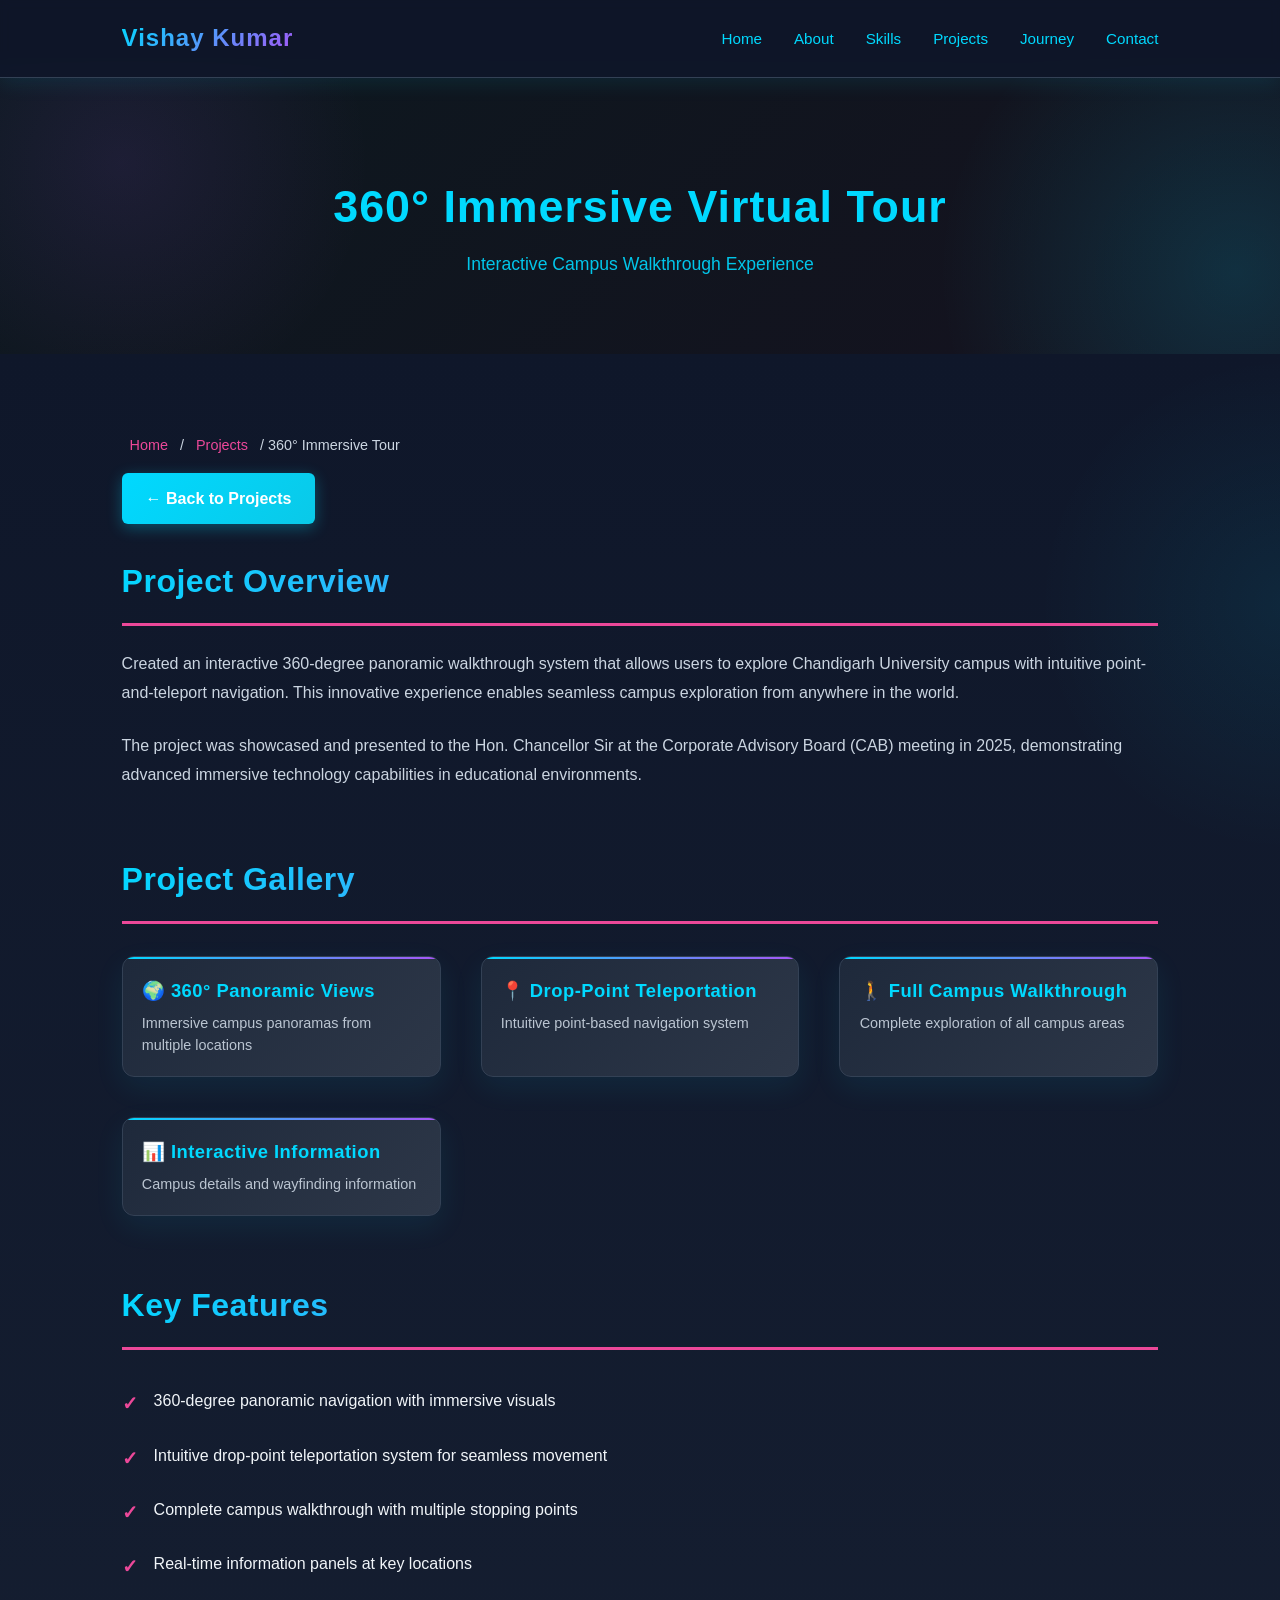
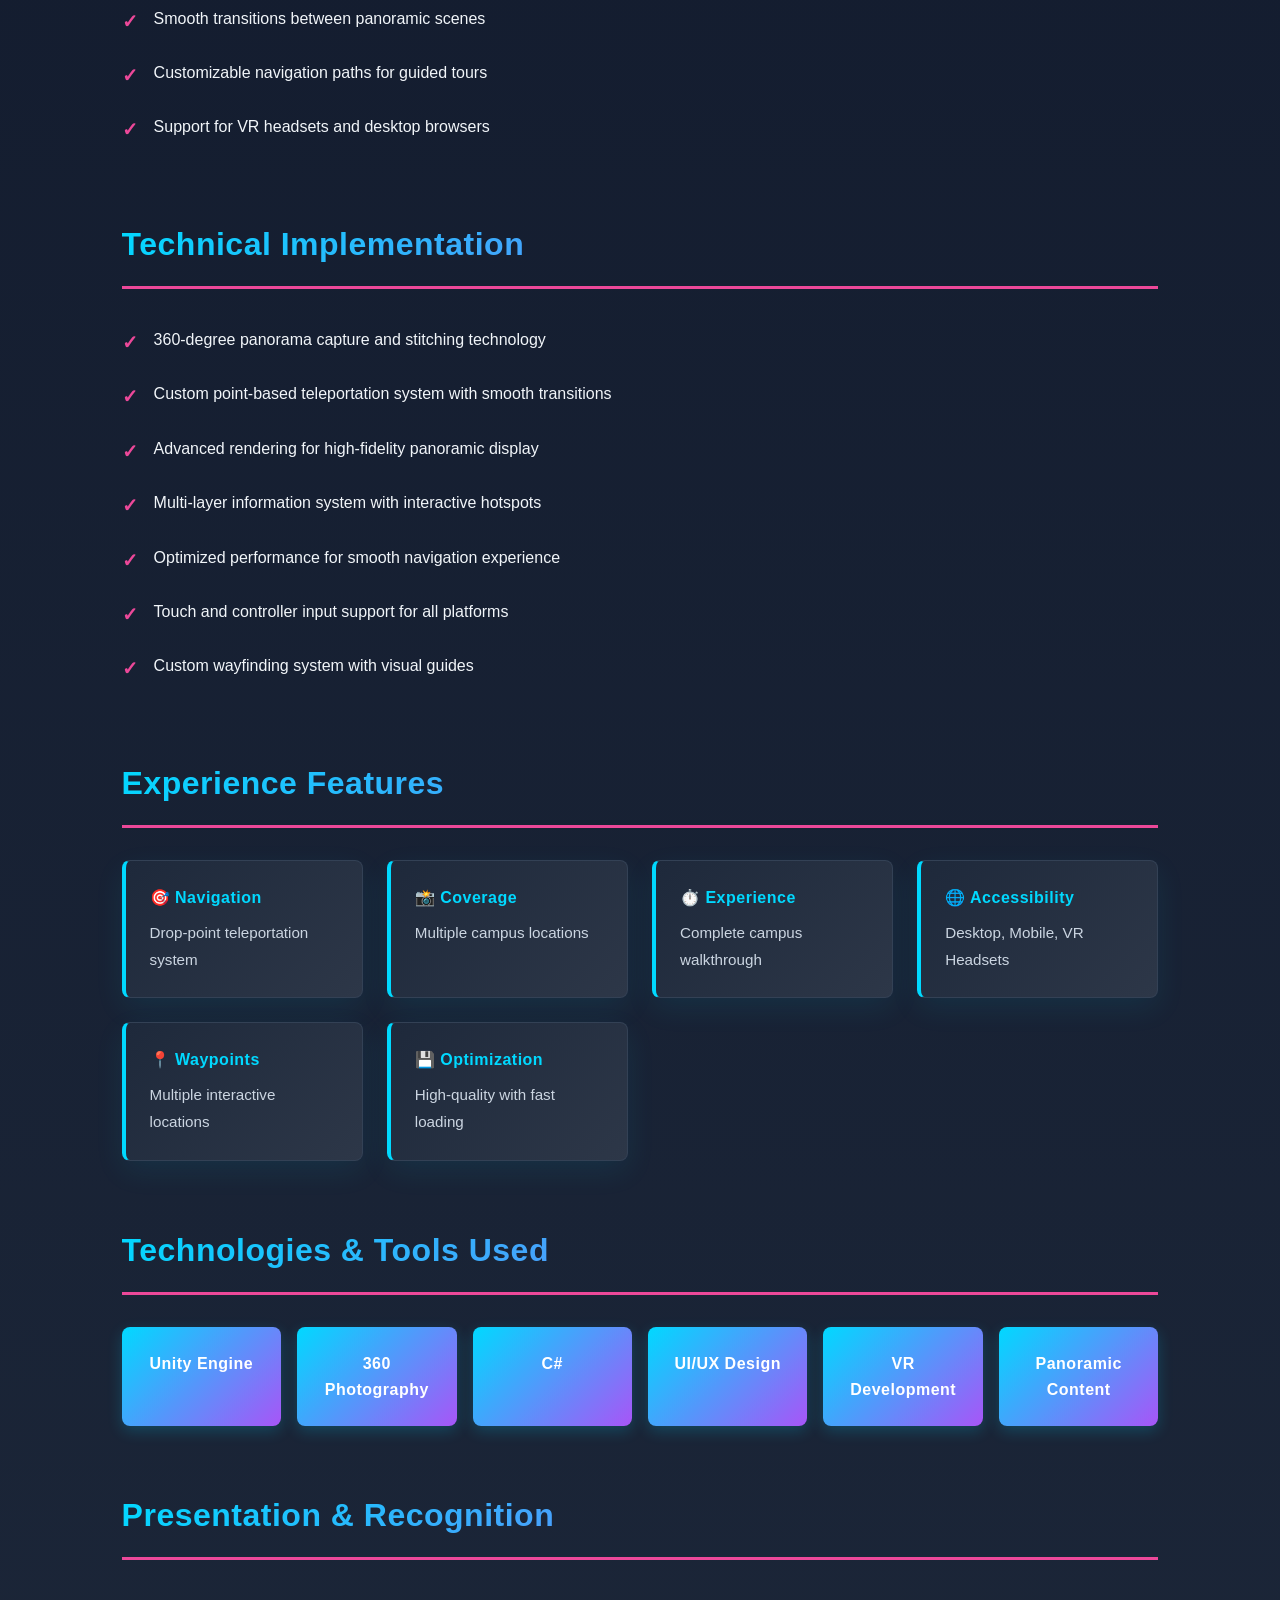
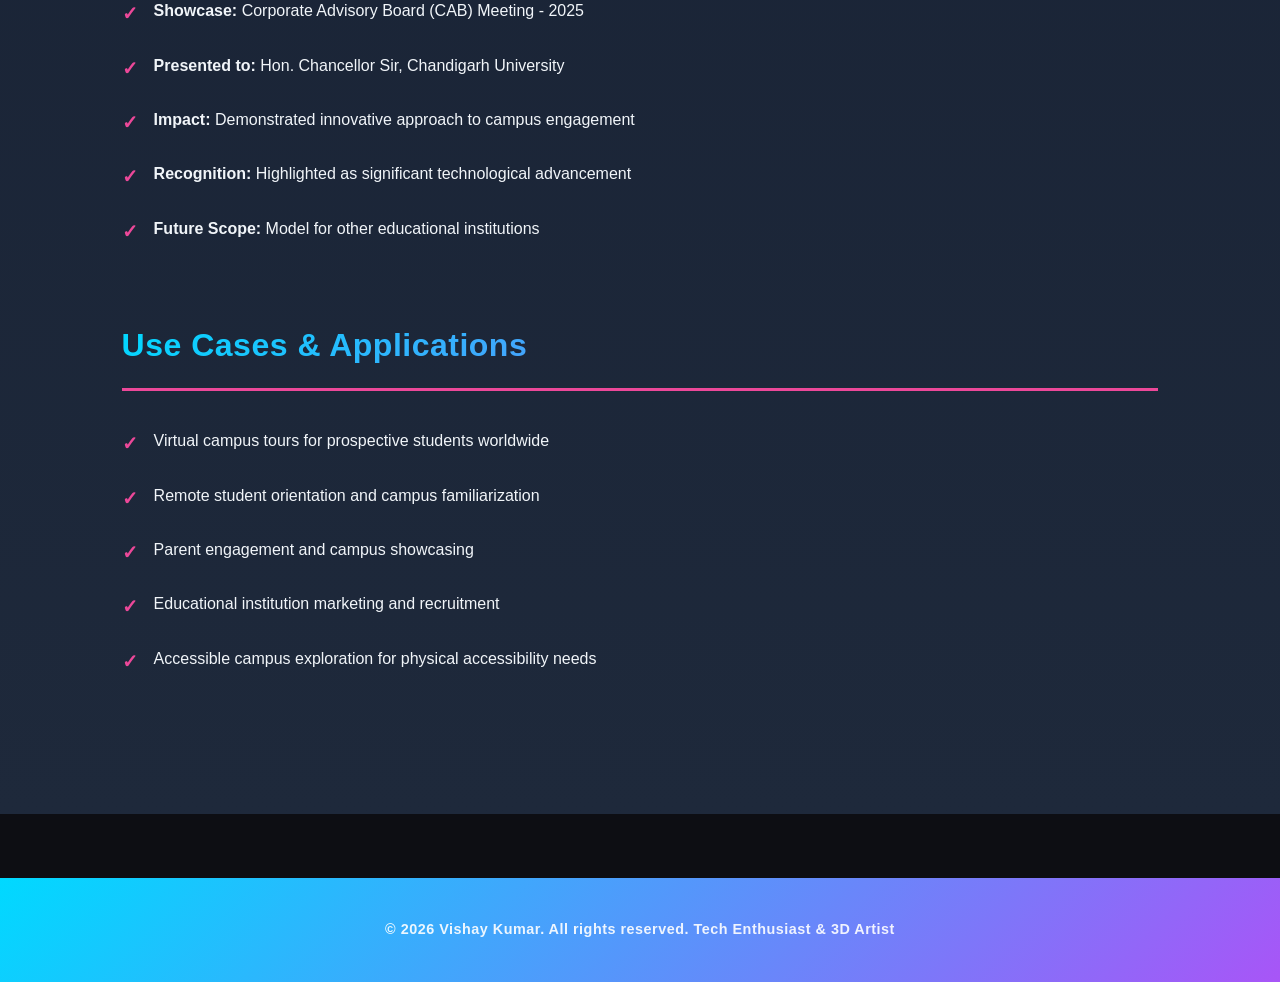
<file: project-immersive-tour.html>
<!DOCTYPE html>
<html lang="en">
<head>
    <meta charset="UTF-8">
    <meta name="viewport" content="width=device-width, initial-scale=1.0">
    <title>360° Immersive Virtual Tour Project - Vishay Kumar</title>
    <link href="https://fonts.googleapis.com/css2?family=Playfair+Display:wght@600;700;900&family=Inter:wght@400;500;600&display=swap" rel="stylesheet">
    <link rel="stylesheet" href="project-styles.css">
</head>
<body>
    <!-- Navigation -->
    <nav>
        <div class="container">
            <a href="index.html" style="text-decoration: none; color: inherit;">
                <div class="logo">Vishay Kumar</div>
            </a>
            <div class="menu-toggle" id="menuToggle">
                <span></span>
                <span></span>
                <span></span>
            </div>
            <ul id="navMenu">
                <li><a href="index.html#home">Home</a></li>
                <li><a href="index.html#about">About</a></li>
                <li><a href="index.html#skills">Skills</a></li>
                <li><a href="index.html#projects">Projects</a></li>
                <li><a href="index.html#journey">Journey</a></li>
                <li><a href="index.html#contact">Contact</a></li>
            </ul>
        </div>
    </nav>
    <canvas id="matrixCanvas"></canvas>

    <!-- Project Hero -->
    <section class="project-hero">
        <div class="container">
            <h1>360° Immersive Virtual Tour</h1>
            <p>Interactive Campus Walkthrough Experience</p>
        </div>
    </section>

    <!-- Project Content -->
    <section class="project-content">
        <div class="container">
            <div class="breadcrumb">
                <a href="index.html">Home</a> / <a href="index.html#projects">Projects</a> / 360° Immersive Tour
            </div>
            <a href="index.html#projects" class="back-button">← Back to Projects</a>

            <div class="project-section">
                <h2>Project Overview</h2>
                <p>Created an interactive 360-degree panoramic walkthrough system that allows users to explore Chandigarh University campus with intuitive point-and-teleport navigation. This innovative experience enables seamless campus exploration from anywhere in the world.</p>
                <p>The project was showcased and presented to the Hon. Chancellor Sir at the Corporate Advisory Board (CAB) meeting in 2025, demonstrating advanced immersive technology capabilities in educational environments.</p>
            </div>

            <div class="project-section">
                <h2>Project Gallery</h2>
                <div class="gallery">
                    <div class="gallery-item">
                        <div class="title">🌍 360° Panoramic Views</div>
                        <div class="description">Immersive campus panoramas from multiple locations</div>
                    </div>
                    <div class="gallery-item">
                        <div class="title">📍 Drop-Point Teleportation</div>
                        <div class="description">Intuitive point-based navigation system</div>
                    </div>
                    <div class="gallery-item">
                        <div class="title">🚶 Full Campus Walkthrough</div>
                        <div class="description">Complete exploration of all campus areas</div>
                    </div>
                    <div class="gallery-item">
                        <div class="title">📊 Interactive Information</div>
                        <div class="description">Campus details and wayfinding information</div>
                    </div>
                </div>
            </div>

            <div class="project-section">
                <h2>Key Features</h2>
                <ul>
                    <li>360-degree panoramic navigation with immersive visuals</li>
                    <li>Intuitive drop-point teleportation system for seamless movement</li>
                    <li>Complete campus walkthrough with multiple stopping points</li>
                    <li>Real-time information panels at key locations</li>
                    <li>Smooth transitions between panoramic scenes</li>
                    <li>Customizable navigation paths for guided tours</li>
                    <li>Support for VR headsets and desktop browsers</li>
                </ul>
            </div>

            <div class="project-section">
                <h2>Technical Implementation</h2>
                <ul>
                    <li>360-degree panorama capture and stitching technology</li>
                    <li>Custom point-based teleportation system with smooth transitions</li>
                    <li>Advanced rendering for high-fidelity panoramic display</li>
                    <li>Multi-layer information system with interactive hotspots</li>
                    <li>Optimized performance for smooth navigation experience</li>
                    <li>Touch and controller input support for all platforms</li>
                    <li>Custom wayfinding system with visual guides</li>
                </ul>
            </div>

            <div class="project-section">
                <h2>Experience Features</h2>
                <div class="specs-grid">
                    <div class="spec-card">
                        <h4>🎯 Navigation</h4>
                        <p>Drop-point teleportation system</p>
                    </div>
                    <div class="spec-card">
                        <h4>📸 Coverage</h4>
                        <p>Multiple campus locations</p>
                    </div>
                    <div class="spec-card">
                        <h4>⏱️ Experience</h4>
                        <p>Complete campus walkthrough</p>
                    </div>
                    <div class="spec-card">
                        <h4>🌐 Accessibility</h4>
                        <p>Desktop, Mobile, VR Headsets</p>
                    </div>
                    <div class="spec-card">
                        <h4>📍 Waypoints</h4>
                        <p>Multiple interactive locations</p>
                    </div>
                    <div class="spec-card">
                        <h4>💾 Optimization</h4>
                        <p>High-quality with fast loading</p>
                    </div>
                </div>
            </div>

            <div class="project-section">
                <h2>Technologies & Tools Used</h2>
                <div class="tech-stack">
                    <div class="tech-item">Unity Engine</div>
                    <div class="tech-item">360 Photography</div>
                    <div class="tech-item">C#</div>
                    <div class="tech-item">UI/UX Design</div>
                    <div class="tech-item">VR Development</div>
                    <div class="tech-item">Panoramic Content</div>
                </div>
            </div>

            <div class="project-section">
                <h2>Presentation & Recognition</h2>
                <ul>
                    <li><strong>Showcase:</strong> Corporate Advisory Board (CAB) Meeting - 2025</li>
                    <li><strong>Presented to:</strong> Hon. Chancellor Sir, Chandigarh University</li>
                    <li><strong>Impact:</strong> Demonstrated innovative approach to campus engagement</li>
                    <li><strong>Recognition:</strong> Highlighted as significant technological advancement</li>
                    <li><strong>Future Scope:</strong> Model for other educational institutions</li>
                </ul>
            </div>

            <div class="project-section">
                <h2>Use Cases & Applications</h2>
                <ul>
                    <li>Virtual campus tours for prospective students worldwide</li>
                    <li>Remote student orientation and campus familiarization</li>
                    <li>Parent engagement and campus showcasing</li>
                    <li>Educational institution marketing and recruitment</li>
                    <li>Accessible campus exploration for physical accessibility needs</li>
                </ul>
            </div>
        </div>
    </section>

    <!-- Footer -->
    <footer>
        <p>&copy; 2026 Vishay Kumar. All rights reserved. Tech Enthusiast & 3D Artist</p>
    </footer>

    <script>
        // Mobile menu toggle
        const menuToggle = document.getElementById('menuToggle');
        const navMenu = document.getElementById('navMenu');

        menuToggle.addEventListener('click', () => {
            navMenu.classList.toggle('active');
        });

        // Close menu when clicking on a link
        document.querySelectorAll('nav a').forEach(link => {
            link.addEventListener('click', () => {
                navMenu.classList.remove('active');
            });
        });
    </script>
    <script>
        // matrix rain
        const canvas = document.getElementById('matrixCanvas');
        const ctx = canvas.getContext('2d');
        canvas.width = window.innerWidth;
        canvas.height = window.innerHeight;
        const cols = canvas.width / 20;
        const ypos = Array(Math.floor(cols)).fill(0);
        function matrix() {
            ctx.fillStyle = 'rgba(0, 0, 0, 0.05)';
            ctx.fillRect(0, 0, canvas.width, canvas.height);
            ctx.fillStyle = '#0F0';
            ctx.font = '15px monospace';
            ypos.forEach((y, ind) => {
                const text = String.fromCharCode(0x30A0 + Math.random() * 96);
                const x = ind * 20;
                ctx.fillText(text, x, y);
                if (y > 100 + Math.random() * 10000) ypos[ind] = 0;
                else ypos[ind] = y + 20;
            });
        }

        let gridOffset = 0;
        function drawGrid() {
            ctx.strokeStyle = 'rgba(0,255,0,0.2)';
            ctx.lineWidth = 1;
            const spacing = 50;
            gridOffset = (gridOffset + 1) % spacing;
            for (let x = -spacing; x < canvas.width + spacing; x += spacing) {
                ctx.beginPath();
                ctx.moveTo(x + gridOffset, 0);
                ctx.lineTo(x + gridOffset - canvas.height, canvas.height);
                ctx.stroke();
            }
        }

        function loop() {
            matrix();
            drawGrid();
        }

        setInterval(loop, 50);
        window.addEventListener('resize', () => {
            canvas.width = window.innerWidth;
            canvas.height = window.innerHeight;
        });
    </script>
</body>
</html>
</file>
<file: project-styles.css>
* {
    margin: 0;
    padding: 0;
    box-sizing: border-box;
}

:root {
    --primary: #00D9FF;
    --secondary: #A855F7;
    --accent: #EC4899;
    --gold: #F59E0B;
    --dark: #0F172A;
    --light: #1E293B;
    --text: #F1F5F9;
    --text-light: #CBD5E1;
    --border: #334155;
}

html {
    scroll-behavior: smooth;
}

body {
    font-family: 'Orbitron', sans-serif;
    background: #0D0E13;
    color: var(--text);
    line-height: 1.6;
    overflow-x: hidden;
}
canvas#matrixCanvas {
    display: none;
}

/* Navigation */
nav {
    position: fixed;
    top: 0;
    width: 100%;
    background: rgba(15, 23, 42, 0.95);
    backdrop-filter: blur(5px);
    padding: 1.2rem 5%;
    z-index: 1000;
    border-bottom: 1px solid var(--border);
    box-shadow: 0 4px 20px rgba(0, 217, 255, 0.1);
}

nav .container {
    max-width: 1300px;
    margin: 0 auto;
    display: flex;
    justify-content: space-between;
    align-items: center;
}

.logo {
    font-family: 'Orbitron', sans-serif;
    font-size: 1.5rem;
    font-weight: 900;
    background: linear-gradient(135deg, var(--primary) 0%, var(--secondary) 100%);
    -webkit-background-clip: text;
    -webkit-text-fill-color: transparent;
    background-clip: text;
    letter-spacing: 1px;
    cursor: pointer;
}

nav ul {
    display: flex;
    list-style: none;
    gap: 2rem;
}

nav a {
    color: var(--primary);
    text-decoration: none;
    font-size: 0.95rem;
    font-weight: 500;
    transition: color 0.3s ease;
}
nav a:hover {
    color: var(--accent);
}

nav a:hover {
    color: var(--accent);
}

/* Mobile Menu */
.menu-toggle {
    display: none;
    flex-direction: column;
    cursor: pointer;
    gap: 5px;
}

.menu-toggle span {
    width: 25px;
    height: 2px;
    background: var(--primary);
    transition: all 0.3s ease;
}

/* Project Hero */
.project-hero {
    background: linear-gradient(135deg, rgba(0, 217, 255, 0.05) 0%, rgba(168, 85, 247, 0.05) 100%);
    color: var(--primary);
    padding: 120px 5% 60px;
    margin-top: 60px;
    text-align: center;
    position: relative;
    overflow: hidden;
}

.project-hero::before {
    content: '';
    position: absolute;
    top: -30%;
    right: -20%;
    width: 600px;
    height: 600px;
    background: radial-gradient(circle, rgba(0, 217, 255, 0.15) 0%, transparent 70%);
    border-radius: 50%;
}

.project-hero::after {
    content: '';
    position: absolute;
    bottom: -20%;
    left: -10%;
    width: 500px;
    height: 500px;
    background: radial-gradient(circle, rgba(168, 85, 247, 0.1) 0%, transparent 70%);
    border-radius: 50%;
}

.project-hero .container {
    position: relative;
    z-index: 1;
}

.project-hero h1 {
    font-family: 'Orbitron', sans-serif;
    font-size: 2.8rem;
    font-weight: 900;
    line-height: 1.2;
    margin-bottom: 1rem;
    letter-spacing: 1px;
}

.project-hero p {
    font-size: 1.1rem;
    opacity: 0.9;
    margin-bottom: 1rem;
}

.award-badge {
    display: inline-block;
    background: linear-gradient(135deg, var(--primary) 0%, var(--secondary) 50%, var(--accent) 100%);
    color: white;
    padding: 0.7rem 1.5rem;
    border-radius: 50px;
    font-weight: 700;
    margin-top: 1rem;
    font-size: 1.1rem;
    box-shadow: 0 10px 30px rgba(0, 217, 255, 0.3);
    letter-spacing: 0.5px;
}

.breadcrumb {
    padding: 1rem 0;
    font-size: 0.9rem;
    color: var(--text-light);
    max-width: 1200px;
    margin: 0 auto;
}

.breadcrumb a {
    color: var(--accent);
    text-decoration: none;
    margin: 0 0.5rem;
}

/* Content */
.container {
    max-width: 1300px;
    margin: 0 auto;
    padding: 0 5%;
}

section {
    padding: 4rem 5%;
}

.project-content {
    padding: 4rem 5%;
    background: linear-gradient(180deg, #0F172A 0%, #1E293B 100%);
    position: relative;
    overflow: hidden;
}

.project-content::before {
    content: '';
    position: absolute;
    top: 0;
    right: -20%;
    width: 500px;
    height: 500px;
    background: radial-gradient(circle, rgba(0, 217, 255, 0.08) 0%, transparent 70%);
    border-radius: 50%;
}

.project-content .container {
    position: relative;
    z-index: 1;
}

.project-section {
    margin-bottom: 4rem;
}

.project-section h2 {
    font-family: 'Orbitron', sans-serif;
    font-size: 2rem;
    background: linear-gradient(135deg, var(--primary) 0%, var(--secondary) 100%);
    -webkit-background-clip: text;
    -webkit-text-fill-color: transparent;
    background-clip: text;
    margin-bottom: 1.5rem;
    border-bottom: 3px solid var(--accent);
    padding-bottom: 1rem;
    letter-spacing: 0.5px;
}

.project-section ul {
    list-style: none;
    padding: 0;
}

.project-section li {
    padding: 0.8rem 0;
    padding-left: 2rem;
    position: relative;
    color: var(--text);
    line-height: 1.8;
}

.project-section li:before {
    content: '✓';
    position: absolute;
    left: 0;
    color: var(--accent);
    font-weight: bold;
    font-size: 1.2rem;
}

.project-section p {
    color: var(--text-light);
    margin-bottom: 1.5rem;
    line-height: 1.8;
}

/* Tech Stack */
.tech-stack {
    display: grid;
    grid-template-columns: repeat(auto-fit, minmax(150px, 1fr));
    gap: 1rem;
    margin-top: 2rem;
}

.tech-item {
    background: linear-gradient(135deg, var(--primary) 0%, var(--secondary) 100%);
    color: white;
    padding: 1.5rem;
    border-radius: 8px;
    text-align: center;
    font-weight: 700;
    box-shadow: 0 5px 15px rgba(0, 217, 255, 0.2);
    transition: all 0.3s ease;
    letter-spacing: 0.5px;
}

.tech-item:hover {
    transform: translateY(-3px);
    box-shadow: 0 10px 30px rgba(0, 217, 255, 0.3);
}

/* Back Button */
.back-button {
    display: inline-block;
    margin-bottom: 2rem;
    padding: 0.8rem 1.5rem;
    background: linear-gradient(135deg, var(--primary) 0%, #0AC9E8 100%);
    color: white;
    text-decoration: none;
    border-radius: 6px;
    transition: all 0.3s ease;
    font-weight: 700;
    box-shadow: 0 4px 15px rgba(0, 217, 255, 0.3);
}

.back-button:hover {
    background: linear-gradient(135deg, #0AC9E8 0%, var(--primary) 100%);
    transform: translateY(-2px);
    box-shadow: 0 10px 30px rgba(0, 217, 255, 0.4);
}

/* Gallery */
.gallery {
    display: grid;
    grid-template-columns: repeat(auto-fit, minmax(300px, 1fr));
    gap: 2.5rem;
    margin-top: 2rem;
    align-items: start;
}

.gallery-item {
    background: linear-gradient(135deg, #1E293B 0%, #2D3748 100%);
    border-radius: 12px;
    overflow: hidden;
    border: 1px solid var(--border);
    box-shadow: 0 10px 30px rgba(0, 217, 255, 0.08);
    transition: all 0.4s cubic-bezier(0.4, 0, 0.2, 1);
    display: flex;
    flex-direction: column;
    height: 100%;
    position: relative;
}

.gallery-item::before {
    content: '';
    position: absolute;
    top: 0;
    left: 0;
    right: 0;
    height: 2px;
    background: linear-gradient(90deg, var(--primary) 0%, var(--secondary) 100%);
}

.gallery-item:hover {
    border-color: var(--primary);
    box-shadow: 0 20px 50px rgba(0, 217, 255, 0.15);
}

.gallery-item img {
    width: 100%;
    height: 280px;
    object-fit: cover;
    display: block;
    transition: transform 0.4s ease;
}

.gallery-item:hover img {
    transform: scale(1.05);
}

.gallery-item:hover {
    transform: translateY(-8px);
    box-shadow: 0 15px 40px rgba(49, 130, 206, 0.15);
}

.gallery-item .title {
    font-size: 1.15rem;
    font-weight: 700;
    color: var(--primary);
    margin: 1.2rem 1.2rem 0.5rem 1.2rem;
    font-family: 'Orbitron', sans-serif;
    letter-spacing: 0.5px;
}

.gallery-item .description {
    font-size: 0.9rem;
    color: var(--text-light);
    opacity: 0.9;
    margin: 0 1.2rem 1.2rem 1.2rem;
    flex-grow: 1;
    line-height: 1.5;
}

/* Specs Grid */
.specs-grid {
    display: grid;
    grid-template-columns: repeat(auto-fit, minmax(200px, 1fr));
    gap: 1.5rem;
    margin-top: 2rem;
}

.spec-card {
    background: linear-gradient(135deg, #1E293B 0%, #2D3748 100%);
    padding: 1.5rem;
    border-radius: 8px;
    border-left: 4px solid var(--primary);
    border: 1px solid var(--border);
    border-left: 4px solid var(--primary);
    transition: all 0.3s ease;
    box-shadow: 0 10px 30px rgba(0, 217, 255, 0.08);
}

.spec-card:hover {
    transform: translateY(-3px);
    box-shadow: 0 15px 40px rgba(0, 217, 255, 0.15);
}

.spec-card h4 {
    color: var(--primary);
    margin-bottom: 0.5rem;
    font-weight: 700;
    font-family: 'Orbitron', sans-serif;
    letter-spacing: 0.5px;
}

.spec-card p {
    color: var(--text-light);
    margin: 0;
    font-size: 0.95rem;
}

/* Event Info */
.event-info {
    background: linear-gradient(135deg, var(--primary) 0%, var(--secondary) 50%, var(--accent) 100%);
    color: white;
    padding: 2rem;
    border-radius: 12px;
    margin: 2rem 0;
    box-shadow: 0 10px 40px rgba(0, 217, 255, 0.2);
}

.event-info h3 {
    margin-bottom: 1rem;
    font-family: 'Orbitron', sans-serif;
    font-weight: 900;
    letter-spacing: 0.5px;
}

.event-info p {
    margin: 0.5rem 0;
    opacity: 0.95;
    font-weight: 500;
}

/* Footer */
footer {
    text-align: center;
    padding: 2.5rem 5%;
    background: linear-gradient(135deg, var(--primary) 0%, var(--secondary) 100%);
    color: white;
    margin-top: 4rem;
    font-weight: 600;
    letter-spacing: 0.5px;
}

footer p {
    font-size: 0.9rem;
    opacity: 0.9;
}

/* Responsive */
@media (max-width: 768px) {
    nav ul {
        position: fixed;
        top: 70px;
        right: -100%;
        width: 100%;
        height: calc(100vh - 70px);
        background: rgba(15, 23, 42, 0.98);
        backdrop-filter: blur(10px);
        flex-direction: column;
        align-items: center;
        justify-content: center;
        gap: 2rem;
        transition: right 0.3s ease;
    }

    nav ul.active {
        right: 0;
    }

    .menu-toggle {
        display: flex;
    }

    .project-hero h1 {
        font-size: 2rem;
    }

    .project-section h2 {
        font-size: 1.5rem;
    }

    .tech-stack {
        grid-template-columns: repeat(2, 1fr);
    }

    .gallery {
        grid-template-columns: 1fr;
    }

    .specs-grid {
        grid-template-columns: 1fr;
    }
}
</file>
